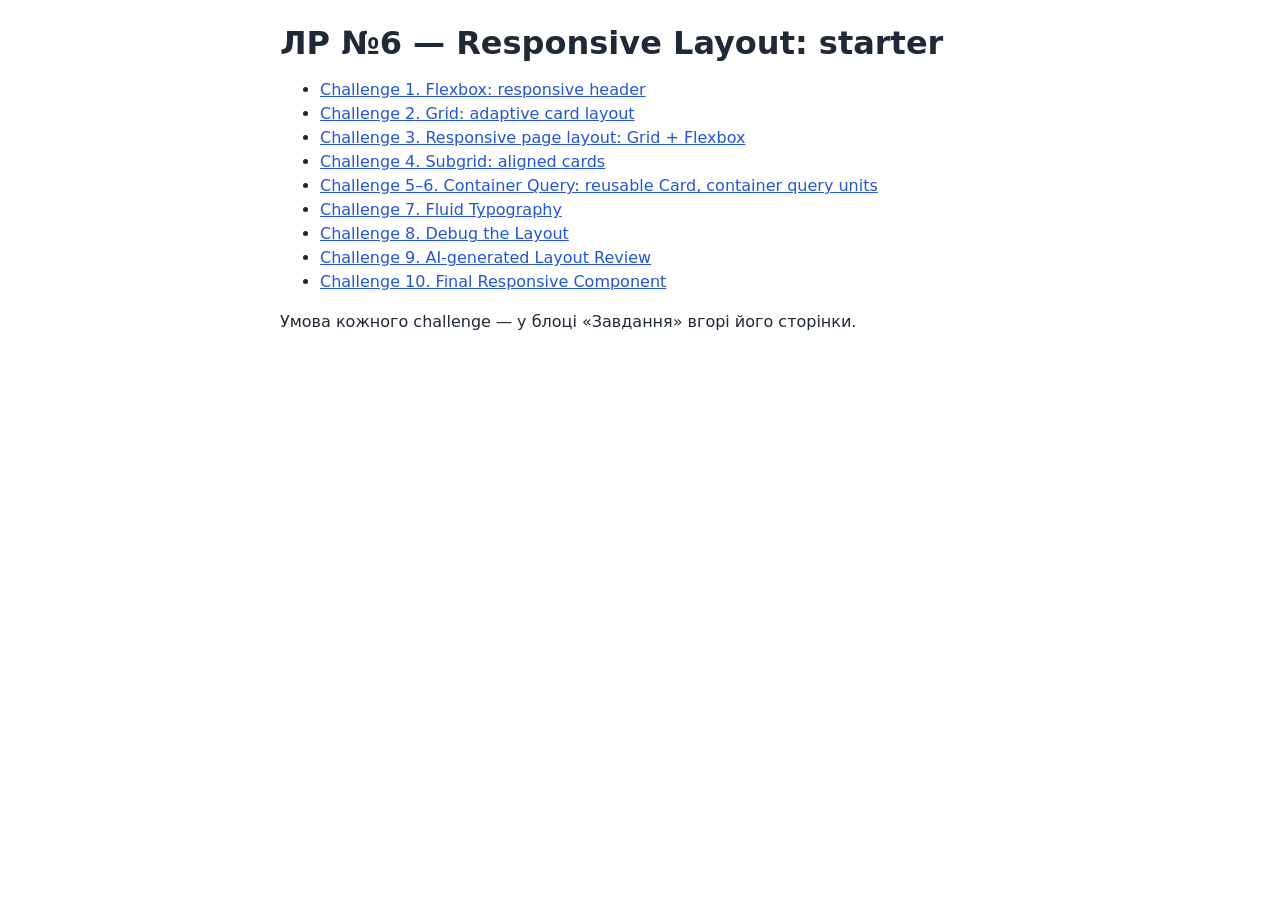
<file: index.html>
<!doctype html>
<html lang="uk">
<head>
  <meta charset="utf-8">
  <meta name="viewport" content="width=device-width, initial-scale=1">
  <title>ЛР №6 — starter</title>
  <link rel="stylesheet" href="base.css">
  <style>
    body { padding: 1.5rem; max-inline-size: 48rem; margin-inline: auto; }
  </style>
</head>
<body>
  <h1>ЛР №6 — Responsive Layout: starter</h1>
  <ul>
    <li><a href="challenge-01/index.html">Challenge 1. Flexbox: responsive header</a></li>
    <li><a href="challenge-02/index.html">Challenge 2. Grid: adaptive card layout</a></li>
    <li><a href="challenge-03/index.html">Challenge 3. Responsive page layout: Grid + Flexbox</a></li>
    <li><a href="challenge-04/index.html">Challenge 4. Subgrid: aligned cards</a></li>
    <li><a href="challenge-05/index.html">Challenge 5–6. Container Query: reusable Card, container query units</a></li>
    <li><a href="challenge-07/index.html">Challenge 7. Fluid Typography</a></li>
    <li><a href="challenge-08/index.html">Challenge 8. Debug the Layout</a></li>
    <li><a href="challenge-09/index.html">Challenge 9. AI-generated Layout Review</a></li>
    <li><a href="challenge-10/index.html">Challenge 10. Final Responsive Component</a></li>
  </ul>
  <div>
    
  </div>
  <p>Умова кожного challenge — у блоці «Завдання» вгорі його сторінки.</p>
</body>
</html>
</file>
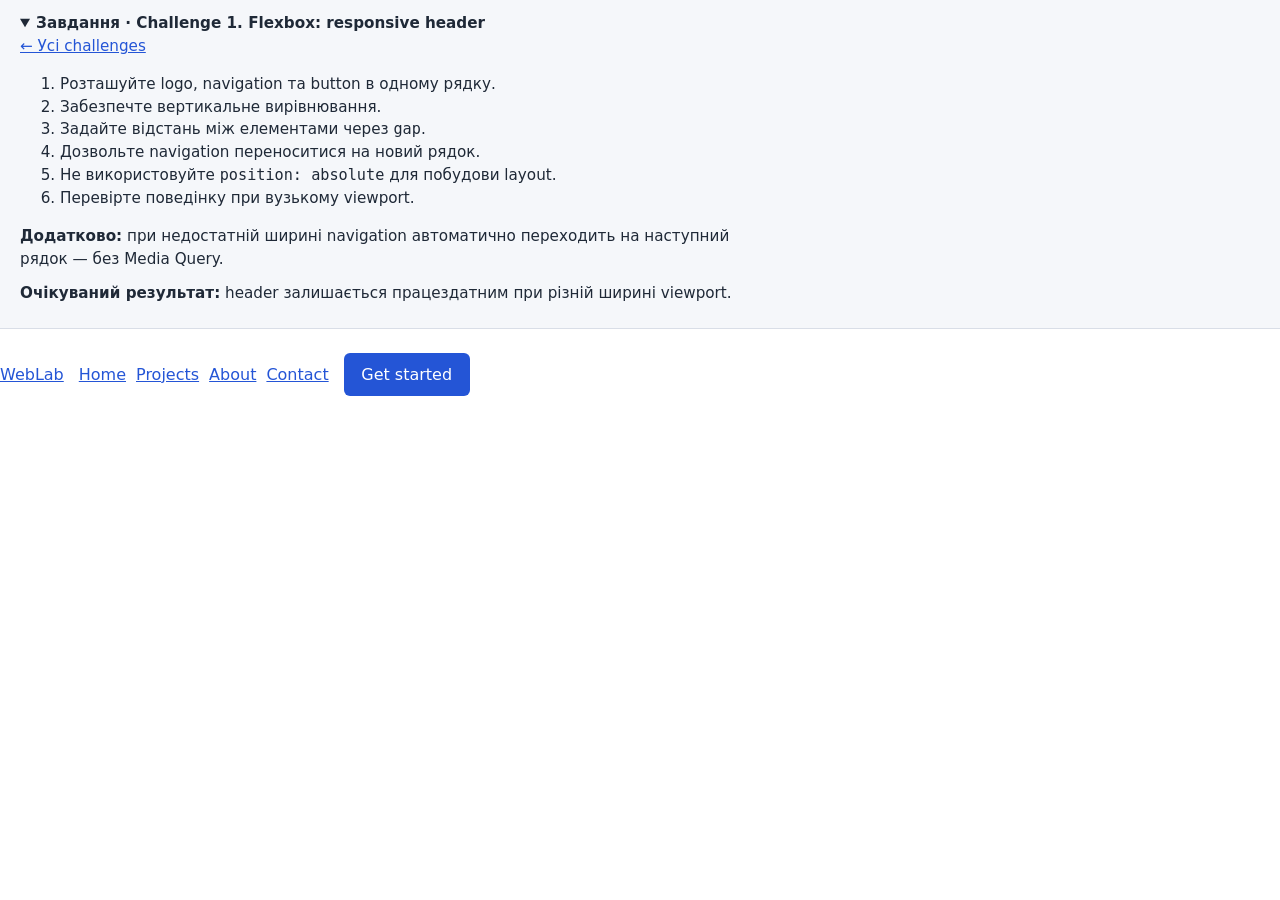
<file: challenge-01/index.html>
<!doctype html>
<html lang="en">
<head>
  <meta charset="utf-8">
  <meta name="viewport" content="width=device-width, initial-scale=1">
  <title>Challenge 1 — Flexbox header</title>
  <link rel="stylesheet" href="../base.css">
  <link rel="stylesheet" href="style.css">
</head>
<body>
<details class="task" lang="uk" open>
  <summary>Завдання · Challenge 1. Flexbox: responsive header</summary>
  <p class="task-back"><a href="../index.html">← Усі challenges</a></p>
  <ol>
    <li>Розташуйте logo, navigation та button в одному рядку.</li>
    <li>Забезпечте вертикальне вирівнювання.</li>
    <li>Задайте відстань між елементами через <code>gap</code>.</li>
    <li>Дозвольте navigation переноситися на новий рядок.</li>
    <li>Не використовуйте <code>position: absolute</code> для побудови layout.</li>
    <li>Перевірте поведінку при вузькому viewport.</li>
  </ol>
  <p><strong>Додатково:</strong> при недостатній ширині navigation автоматично
    переходить на наступний рядок — без Media Query.</p>
  <p><strong>Очікуваний результат:</strong> header залишається працездатним при
    різній ширині viewport.</p>
</details>

<header class="header">
  <a class="logo" href="#">WebLab</a>

  <nav class="navigation">
    <a href="#">Home</a>
    <a href="#">Projects</a>
    <a href="#">About</a>
    <a href="#">Contact</a>
  </nav>

  <button class="header-action">Get started</button>
</header>
</body>
</html>
</file>
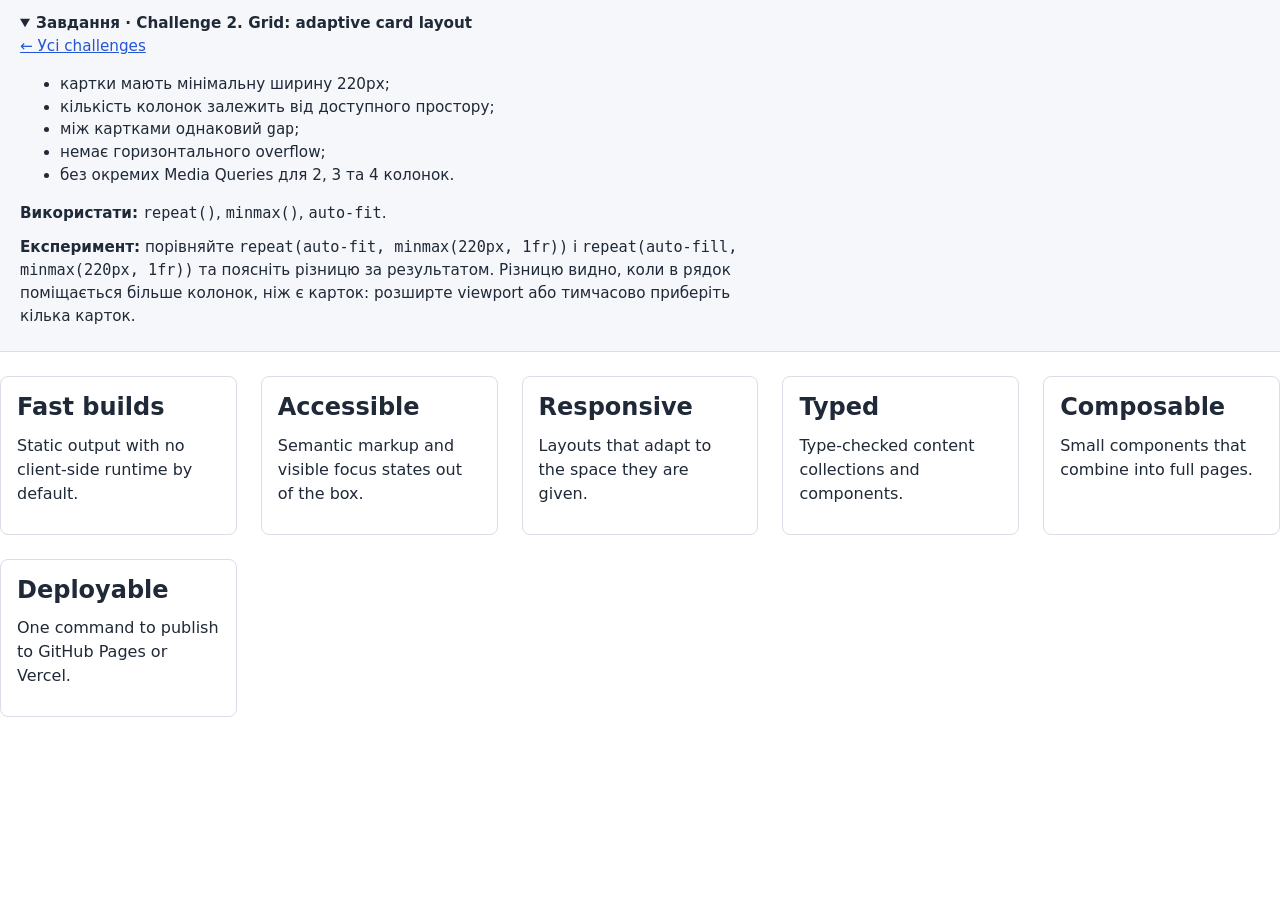
<file: challenge-02/index.html>
<!doctype html>
<html lang="en">
<head>
  <meta charset="utf-8">
  <meta name="viewport" content="width=device-width, initial-scale=1">
  <title>Challenge 2 — Grid cards</title>
  <link rel="stylesheet" href="../base.css">
  <link rel="stylesheet" href="style.css">
</head>
<body>
<details class="task" lang="uk" open>
  <summary>Завдання · Challenge 2. Grid: adaptive card layout</summary>
  <p class="task-back"><a href="../index.html">← Усі challenges</a></p>
  <ul>
    <li>картки мають мінімальну ширину 220px;</li>
    <li>кількість колонок залежить від доступного простору;</li>
    <li>між картками однаковий <code>gap</code>;</li>
    <li>немає горизонтального overflow;</li>
    <li>без окремих Media Queries для 2, 3 та 4 колонок.</li>
  </ul>
  <p><strong>Використати:</strong> <code>repeat()</code>, <code>minmax()</code>, <code>auto-fit</code>.</p>
  <p><strong>Експеримент:</strong> порівняйте <code>repeat(auto-fit, minmax(220px, 1fr))</code>
    і <code>repeat(auto-fill, minmax(220px, 1fr))</code> та поясніть різницю за
    результатом. Різницю видно, коли в рядок поміщається більше колонок, ніж є
    карток: розширте viewport або тимчасово приберіть кілька карток.</p>
</details>

<section class="features">
  <article class="feature-card">
    <h2>Fast builds</h2>
    <p>Static output with no client-side runtime by default.</p>
  </article>
  <article class="feature-card">
    <h2>Accessible</h2>
    <p>Semantic markup and visible focus states out of the box.</p>
  </article>
  <article class="feature-card">
    <h2>Responsive</h2>
    <p>Layouts that adapt to the space they are given.</p>
  </article>
  <article class="feature-card">
    <h2>Typed</h2>
    <p>Type-checked content collections and components.</p>
  </article>
  <article class="feature-card">
    <h2>Composable</h2>
    <p>Small components that combine into full pages.</p>
  </article>
  <article class="feature-card">
    <h2>Deployable</h2>
    <p>One command to publish to GitHub Pages or Vercel.</p>
  </article>
</section>
</body>
</html>
</file>
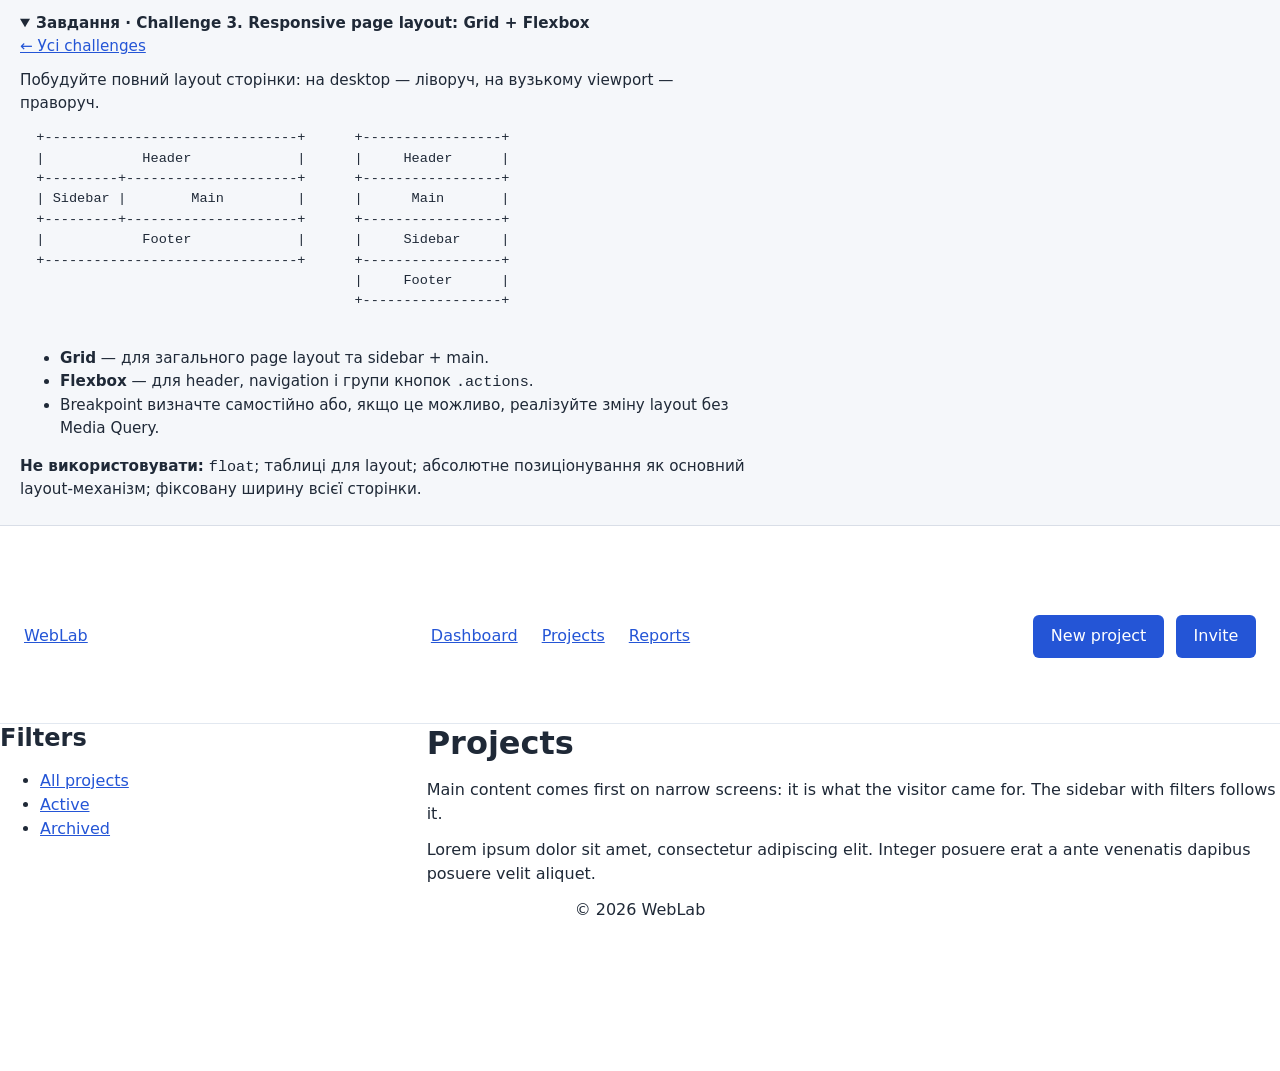
<file: challenge-03/index.html>
<!doctype html>
<html lang="en">
<head>
  <meta charset="utf-8">
  <meta name="viewport" content="width=device-width, initial-scale=1">
  <title>Challenge 3 — Page layout</title>
  <link rel="stylesheet" href="../base.css">
  <link rel="stylesheet" href="style.css">
</head>
<body>
<details class="task" lang="uk" open>
  <summary>Завдання · Challenge 3. Responsive page layout: Grid + Flexbox</summary>
  <p class="task-back"><a href="../index.html">← Усі challenges</a></p>
  <p>Побудуйте повний layout сторінки: на desktop — ліворуч, на вузькому viewport — праворуч.</p>
  <pre>
  +-------------------------------+      +-----------------+
  |            Header             |      |     Header      |
  +---------+---------------------+      +-----------------+
  | Sidebar |        Main         |      |      Main       |
  +---------+---------------------+      +-----------------+
  |            Footer             |      |     Sidebar     |
  +-------------------------------+      +-----------------+
                                         |     Footer      |
                                         +-----------------+
  </pre>
  <ul>
    <li><strong>Grid</strong> — для загального page layout та sidebar + main.</li>
    <li><strong>Flexbox</strong> — для header, navigation і групи кнопок <code>.actions</code>.</li>
    <li>Breakpoint визначте самостійно або, якщо це можливо, реалізуйте зміну
      layout без Media Query.</li>
  </ul>
  <p><strong>Не використовувати:</strong> <code>float</code>; таблиці для layout;
    абсолютне позиціонування як основний layout-механізм; фіксовану ширину всієї
    сторінки.</p>
</details>

<div class="page">
  <header class="site-header">
    <a class="logo" href="#">WebLab</a>
    <nav class="navigation">
      <a href="#">Dashboard</a>
      <a href="#">Projects</a>
      <a href="#">Reports</a>
    </nav>
    <div class="actions">
      <button>New project</button>
      <button>Invite</button>
    </div>
  </header>

  <aside class="sidebar">
    <h2>Filters</h2>
    <ul>
      <li><a href="#">All projects</a></li>
      <li><a href="#">Active</a></li>
      <li><a href="#">Archived</a></li>
    </ul>
  </aside>

  <main class="main">
    <h1>Projects</h1>
    <p>Main content comes first on narrow screens: it is what the visitor came for.
      The sidebar with filters follows it.</p>
    <p>Lorem ipsum dolor sit amet, consectetur adipiscing elit. Integer posuere erat
      a ante venenatis dapibus posuere velit aliquet.</p>
  </main>

  <footer class="site-footer">
    <p>&copy; 2026 WebLab</p>
  </footer>
</div>
</body>
</html>
</file>
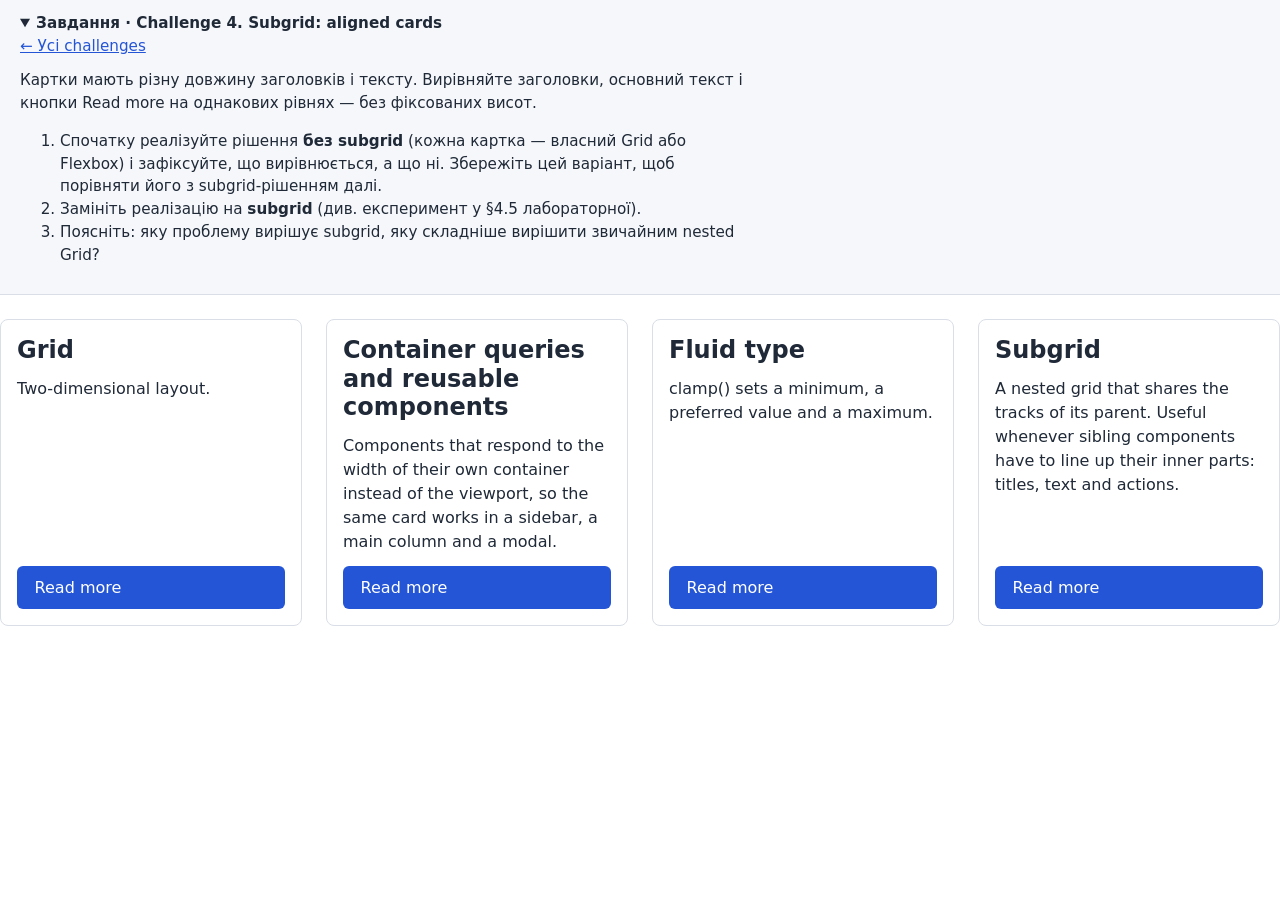
<file: challenge-04/index.html>
<!doctype html>
<html lang="en">
<head>
  <meta charset="utf-8">
  <meta name="viewport" content="width=device-width, initial-scale=1">
  <title>Challenge 4 — Subgrid cards</title>
  <link rel="stylesheet" href="../base.css">
  <link rel="stylesheet" href="style.css">
</head>
<body>
<details class="task" lang="uk" open>
  <summary>Завдання · Challenge 4. Subgrid: aligned cards</summary>
  <p class="task-back"><a href="../index.html">← Усі challenges</a></p>
  <p>Картки мають різну довжину заголовків і тексту. Вирівняйте заголовки,
    основний текст і кнопки Read more на однакових рівнях — без фіксованих висот.</p>
  <ol>
    <li>Спочатку реалізуйте рішення <strong>без subgrid</strong> (кожна картка — власний
      Grid або Flexbox) і зафіксуйте, що вирівнюється, а що ні. Збережіть цей
      варіант, щоб порівняти його з subgrid-рішенням далі.</li>
    <li>Замініть реалізацію на <strong>subgrid</strong> (див. експеримент у §4.5 лабораторної).</li>
    <li>Поясніть: яку проблему вирішує subgrid, яку складніше вирішити звичайним
      nested Grid?</li>
  </ol>
</details>

<section class="cards">
  <article class="card">
    <h2>Grid</h2>
    <p>Two-dimensional layout.</p>
    <a class="button" href="#">Read more</a>
  </article>
  <article class="card">
    <h2>Container queries and reusable components</h2>
    <p>Components that respond to the width of their own container instead of the viewport, so the same card works in a sidebar, a main column and a modal.</p>
    <a class="button" href="#">Read more</a>
  </article>
  <article class="card">
    <h2>Fluid type</h2>
    <p>clamp() sets a minimum, a preferred value and a maximum.</p>
    <a class="button" href="#">Read more</a>
  </article>
  <article class="card">
    <h2>Subgrid</h2>
    <p>A nested grid that shares the tracks of its parent. Useful whenever sibling components have to line up their inner parts: titles, text and actions.</p>
    <a class="button" href="#">Read more</a>
  </article>
</section>
</body>
</html>
</file>
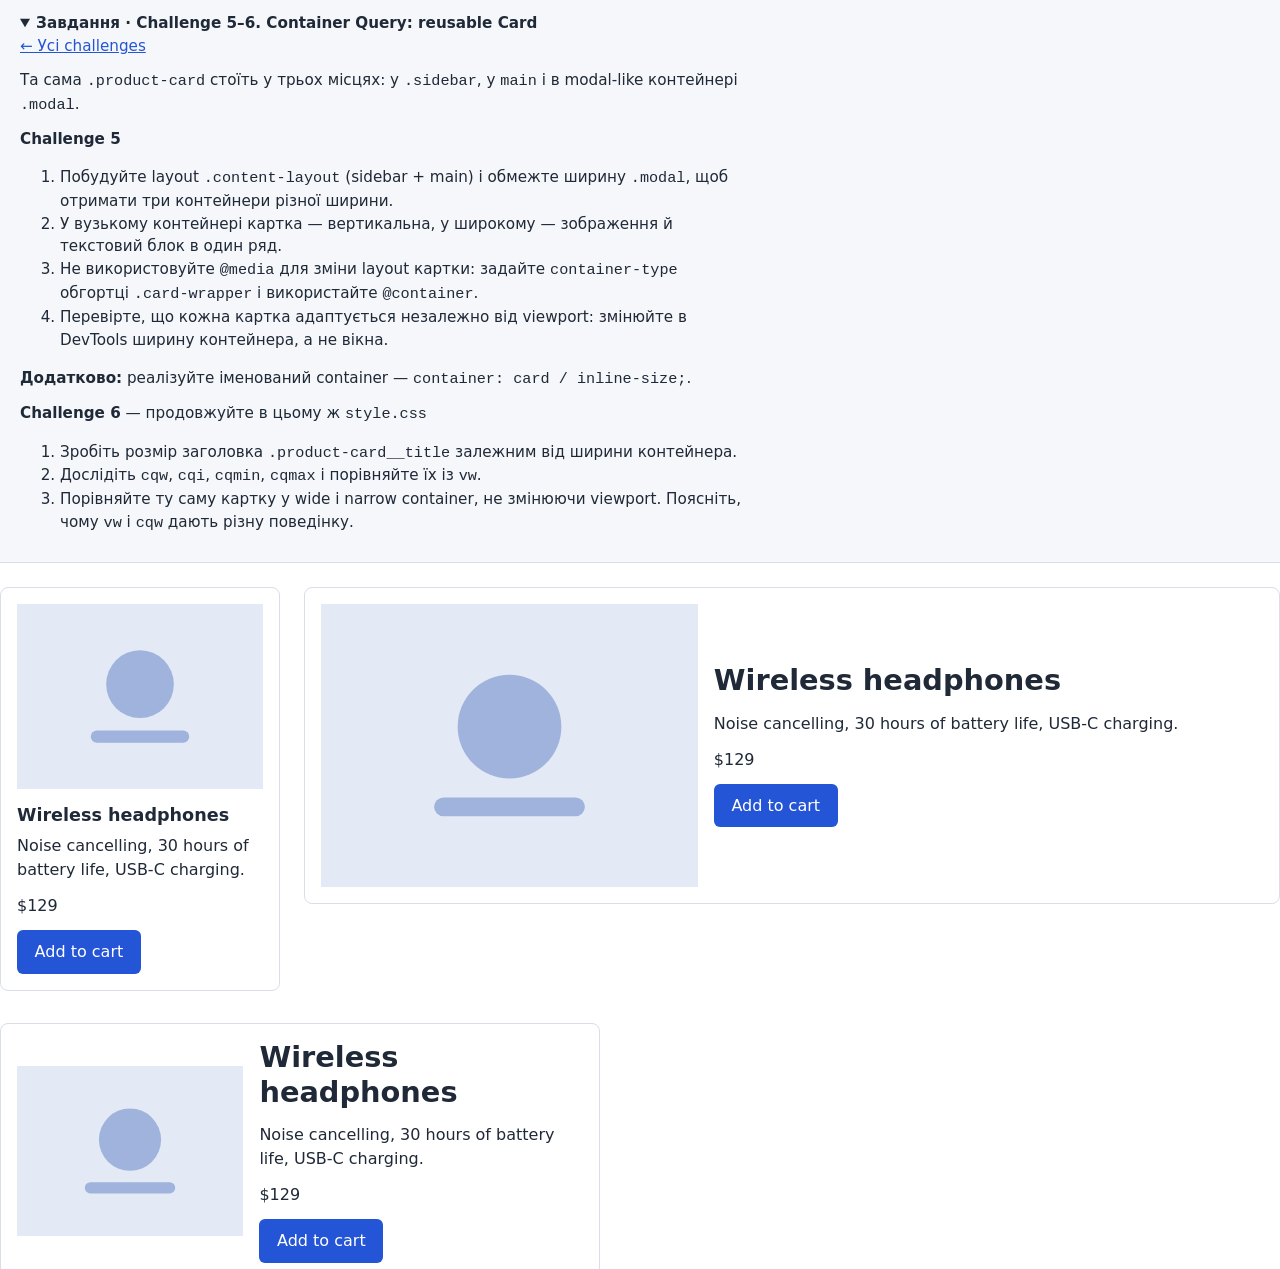
<file: challenge-05/index.html>
<!doctype html>
<html lang="en">
<head>
  <meta charset="utf-8">
  <meta name="viewport" content="width=device-width, initial-scale=1">
  <title>Challenge 5–6 — Container Query card</title>
  <link rel="stylesheet" href="../base.css">
  <link rel="stylesheet" href="style.css">
</head>
<body>
<details class="task" lang="uk" open>
  <summary>Завдання · Challenge 5–6. Container Query: reusable Card</summary>
  <p class="task-back"><a href="../index.html">← Усі challenges</a></p>
  <p>Та сама <code>.product-card</code> стоїть у трьох місцях: у <code>.sidebar</code>,
    у <code>main</code> і в modal-like контейнері <code>.modal</code>.</p>
  <p><strong>Challenge 5</strong></p>
  <ol>
    <li>Побудуйте layout <code>.content-layout</code> (sidebar + main) і обмежте ширину
      <code>.modal</code>, щоб отримати три контейнери різної ширини.</li>
    <li>У вузькому контейнері картка — вертикальна, у широкому — зображення й
      текстовий блок в один ряд.</li>
    <li>Не використовуйте <code>@media</code> для зміни layout картки: задайте
      <code>container-type</code> обгортці <code>.card-wrapper</code> і використайте
      <code>@container</code>.</li>
    <li>Перевірте, що кожна картка адаптується незалежно від viewport: змінюйте в
      DevTools ширину контейнера, а не вікна.</li>
  </ol>
  <p><strong>Додатково:</strong> реалізуйте іменований container —
    <code>container: card / inline-size;</code>.</p>
  <p><strong>Challenge 6</strong> — продовжуйте в цьому ж <code>style.css</code></p>
  <ol>
    <li>Зробіть розмір заголовка <code>.product-card__title</code> залежним від ширини
      контейнера.</li>
    <li>Дослідіть <code>cqw</code>, <code>cqi</code>, <code>cqmin</code>, <code>cqmax</code>
      і порівняйте їх із <code>vw</code>.</li>
    <li>Порівняйте ту саму картку у wide і narrow container, не змінюючи viewport.
      Поясніть, чому <code>vw</code> і <code>cqw</code> дають різну поведінку.</li>
  </ol>
</details>

<div class="content-layout">
  <aside class="sidebar">
    <div class="card-wrapper">
      <article class="product-card">
        <img src="../img/product.svg" alt="" width="320" height="240">
        <div class="product-card__body">
          <h2 class="product-card__title">Wireless headphones</h2>
          <p>Noise cancelling, 30 hours of battery life, USB-C charging.</p>
          <p class="product-card__price">$129</p>
          <button>Add to cart</button>
        </div>
      </article>
    </div>
  </aside>

  <main>
    <div class="card-wrapper">
      <article class="product-card">
        <img src="../img/product.svg" alt="" width="320" height="240">
        <div class="product-card__body">
          <h2 class="product-card__title">Wireless headphones</h2>
          <p>Noise cancelling, 30 hours of battery life, USB-C charging.</p>
          <p class="product-card__price">$129</p>
          <button>Add to cart</button>
        </div>
      </article>
    </div>
  </main>
</div>

<!-- Modal-like container: третє місце для тієї самої картки. -->
<div class="modal">
  <div class="card-wrapper">
    <article class="product-card">
      <img src="../img/product.svg" alt="" width="320" height="240">
      <div class="product-card__body">
        <h2 class="product-card__title">Wireless headphones</h2>
        <p>Noise cancelling, 30 hours of battery life, USB-C charging.</p>
        <p class="product-card__price">$129</p>
        <button>Add to cart</button>
      </div>
    </article>
  </div>
</div>
</body>
</html>
</file>
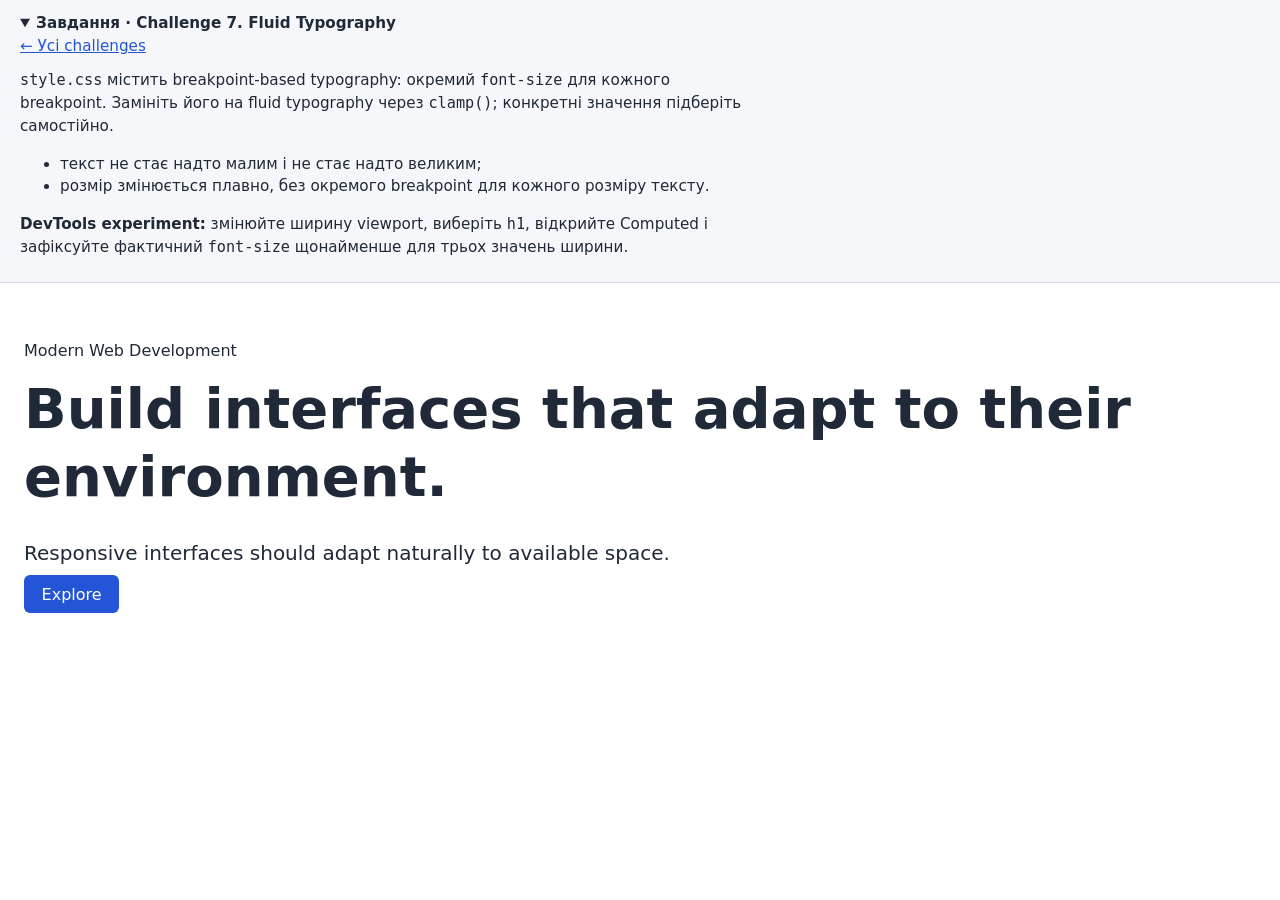
<file: challenge-07/index.html>
<!doctype html>
<html lang="en">
<head>
  <meta charset="utf-8">
  <meta name="viewport" content="width=device-width, initial-scale=1">
  <title>Challenge 7 — Fluid Typography</title>
  <link rel="stylesheet" href="../base.css">
  <link rel="stylesheet" href="style.css">
</head>
<body>
<details class="task" lang="uk" open>
  <summary>Завдання · Challenge 7. Fluid Typography</summary>
  <p class="task-back"><a href="../index.html">← Усі challenges</a></p>
  <p><code>style.css</code> містить breakpoint-based typography: окремий
    <code>font-size</code> для кожного breakpoint. Замініть його на fluid typography
    через <code>clamp()</code>; конкретні значення підберіть самостійно.</p>
  <ul>
    <li>текст не стає надто малим і не стає надто великим;</li>
    <li>розмір змінюється плавно, без окремого breakpoint для кожного розміру тексту.</li>
  </ul>
  <p><strong>DevTools experiment:</strong> змінюйте ширину viewport, виберіть
    <code>h1</code>, відкрийте Computed і зафіксуйте фактичний <code>font-size</code>
    щонайменше для трьох значень ширини.</p>
</details>

<section class="hero">
  <p class="eyebrow">Modern Web Development</p>
  <h1>Build interfaces that adapt to their environment.</h1>
  <p class="hero-text">
    Responsive interfaces should adapt naturally to available space.
  </p>
  <a class="button" href="#">Explore</a>
</section>
</body>
</html>
</file>
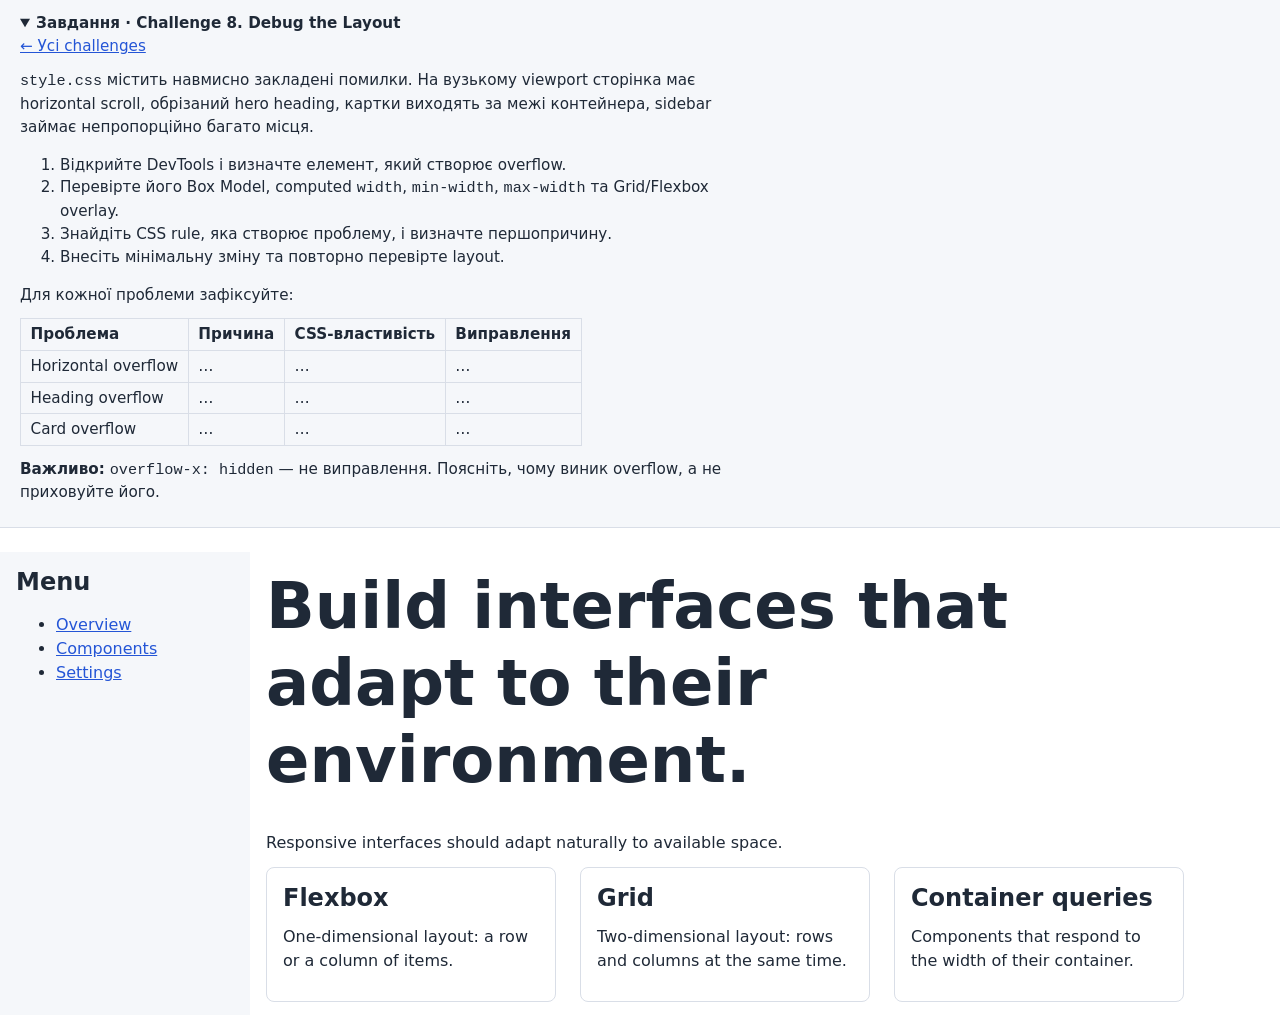
<file: challenge-08/index.html>
<!doctype html>
<html lang="en">
<head>
  <meta charset="utf-8">
  <meta name="viewport" content="width=device-width, initial-scale=1">
  <title>Challenge 8 — Debug the Layout</title>
  <link rel="stylesheet" href="../base.css">
  <link rel="stylesheet" href="style.css">
</head>
<body>
<details class="task" lang="uk" open>
  <summary>Завдання · Challenge 8. Debug the Layout</summary>
  <p class="task-back"><a href="../index.html">← Усі challenges</a></p>
  <p><code>style.css</code> містить навмисно закладені помилки. На вузькому viewport
    сторінка має horizontal scroll, обрізаний hero heading, картки виходять за межі
    контейнера, sidebar займає непропорційно багато місця.</p>
  <ol>
    <li>Відкрийте DevTools і визначте елемент, який створює overflow.</li>
    <li>Перевірте його Box Model, computed <code>width</code>, <code>min-width</code>,
      <code>max-width</code> та Grid/Flexbox overlay.</li>
    <li>Знайдіть CSS rule, яка створює проблему, і визначте першопричину.</li>
    <li>Внесіть мінімальну зміну та повторно перевірте layout.</li>
  </ol>
  <p>Для кожної проблеми зафіксуйте:</p>
  <table>
    <tr><th>Проблема</th><th>Причина</th><th>CSS-властивість</th><th>Виправлення</th></tr>
    <tr><td>Horizontal overflow</td><td>…</td><td>…</td><td>…</td></tr>
    <tr><td>Heading overflow</td><td>…</td><td>…</td><td>…</td></tr>
    <tr><td>Card overflow</td><td>…</td><td>…</td><td>…</td></tr>
  </table>
  <p><strong>Важливо:</strong> <code>overflow-x: hidden</code> — не виправлення.
    Поясніть, чому виник overflow, а не приховуйте його.</p>
</details>

<div class="page">
  <aside class="sidebar">
    <h2>Menu</h2>
    <ul>
      <li><a href="#">Overview</a></li>
      <li><a href="#">Components</a></li>
      <li><a href="#">Settings</a></li>
    </ul>
  </aside>

  <main class="main">
    <section class="hero">
      <h1>Build interfaces that adapt to their environment.</h1>
      <p>Responsive interfaces should adapt naturally to available space.</p>
    </section>

    <section class="cards">
      <article class="card">
        <h2>Flexbox</h2>
        <p>One-dimensional layout: a row or a column of items.</p>
      </article>
      <article class="card">
        <h2>Grid</h2>
        <p>Two-dimensional layout: rows and columns at the same time.</p>
      </article>
      <article class="card">
        <h2>Container queries</h2>
        <p>Components that respond to the width of their container.</p>
      </article>
    </section>
  </main>
</div>
</body>
</html>
</file>
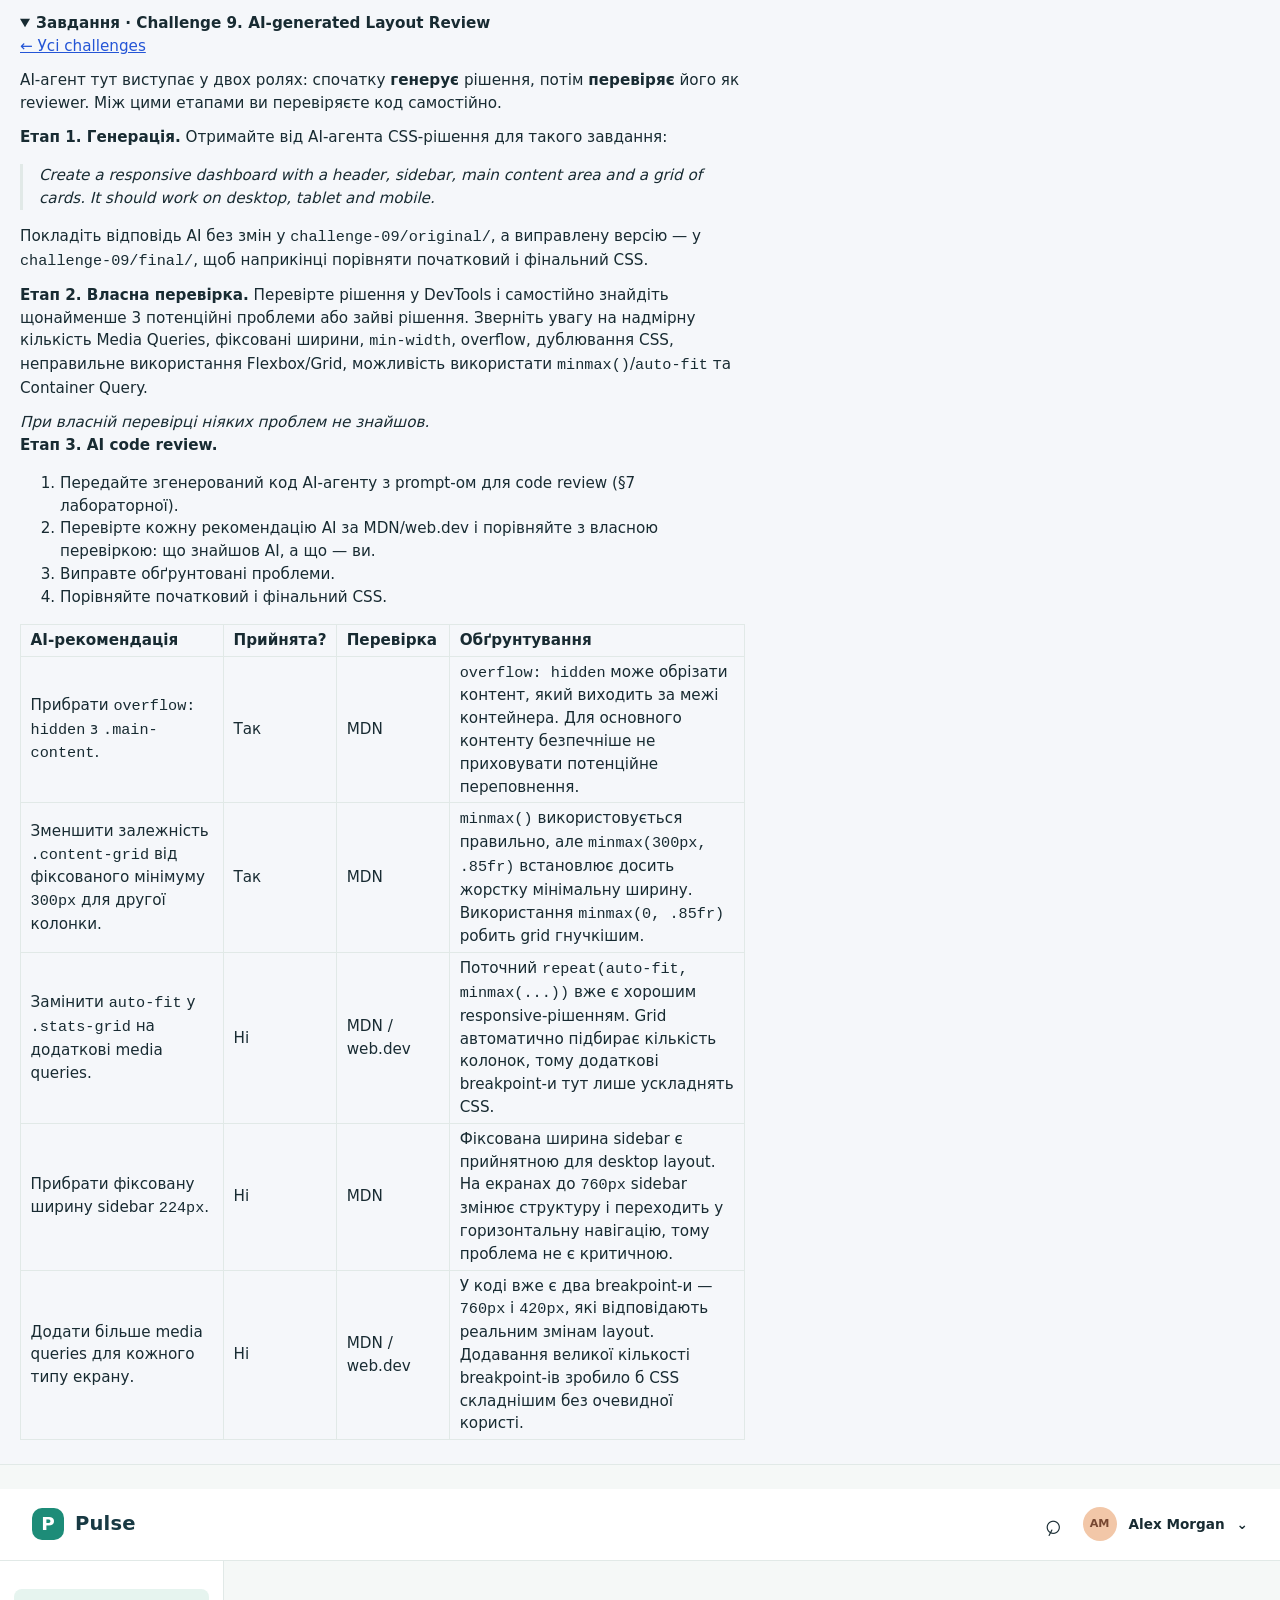
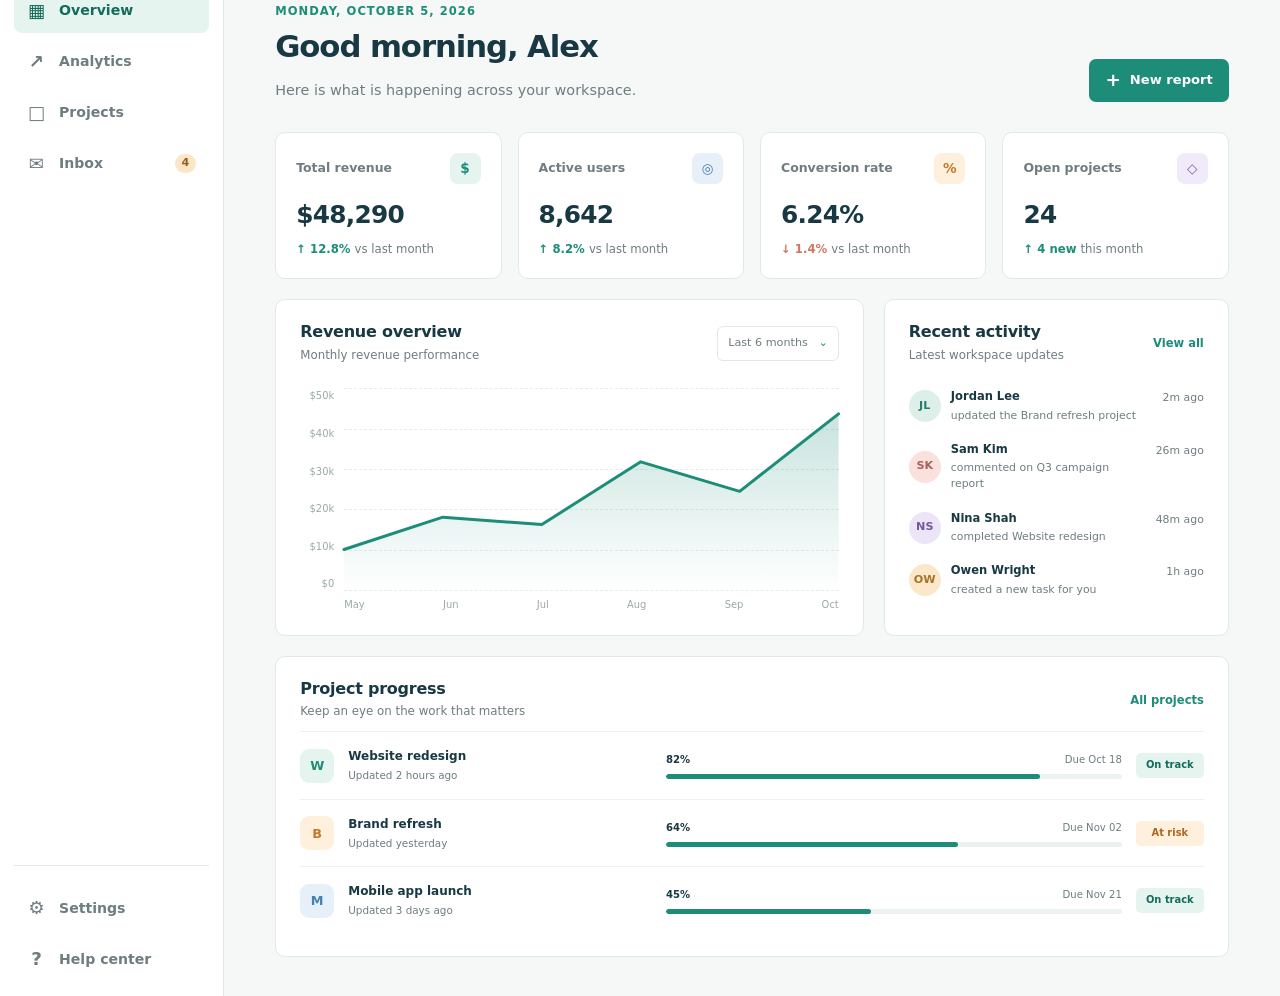
<file: challenge-09/index.html>
<!doctype html>
<html lang="uk">
<head>
  <meta charset="utf-8">
  <meta name="viewport" content="width=device-width, initial-scale=1">
  <title>Challenge 9 — AI-generated Layout Review</title>
  <link rel="stylesheet" href="../base.css">
  <link rel="stylesheet" href="final.css">
</head>
<body>
  <details class="task" lang="uk" open>
  <summary>Завдання · Challenge 9. AI-generated Layout Review</summary>
  <p class="task-back"><a href="../index.html">← Усі challenges</a></p>
  <p>AI-агент тут виступає у двох ролях: спочатку <strong>генерує</strong>
    рішення, потім <strong>перевіряє</strong> його як reviewer. Між цими етапами
    ви перевіряєте код самостійно.</p>
  <p><strong>Етап 1. Генерація.</strong> Отримайте від AI-агента CSS-рішення для
    такого завдання:</p>
  <blockquote lang="en">Create a responsive dashboard with a header, sidebar, main content
    area and a grid of cards. It should work on desktop, tablet and mobile.</blockquote>
  <p>Покладіть відповідь AI без змін у <code>challenge-09/original/</code>, а
    виправлену версію — у <code>challenge-09/final/</code>, щоб наприкінці
    порівняти початковий і фінальний CSS.</p>
  <p><strong>Етап 2. Власна перевірка.</strong> Перевірте рішення у DevTools і
    самостійно знайдіть щонайменше 3 потенційні проблеми або зайві рішення.
    Зверніть увагу на надмірну кількість Media Queries, фіксовані ширини,
    <code>min-width</code>, overflow, дублювання CSS, неправильне використання
    Flexbox/Grid, можливість використати <code>minmax()</code>/<code>auto-fit</code>
    та Container Query.</p>
  <i>При власній перевірці ніяких проблем не знайшов.</i>
  <p><strong>Етап 3. AI code review.</strong></p>
  <ol>
    <li>Передайте згенерований код AI-агенту з prompt-ом для code review (§7
      лабораторної).</li>
    <li>Перевірте кожну рекомендацію AI за MDN/web.dev і порівняйте з власною
      перевіркою: що знайшов AI, а що — ви.</li>
    <li>Виправте обґрунтовані проблеми.</li>
    <li>Порівняйте початковий і фінальний CSS.</li>
  </ol>
  <table>
  <tr>
    <th>AI-рекомендація</th>
    <th>Прийнята?</th>
    <th>Перевірка</th>
    <th>Обґрунтування</th>
  </tr>

  <tr>
    <td>Прибрати <code>overflow: hidden</code> з <code>.main-content</code>.</td>
    <td>Так</td>
    <td>MDN</td>
    <td>
      <code>overflow: hidden</code> може обрізати контент, який виходить
      за межі контейнера. Для основного контенту безпечніше не приховувати
      потенційне переповнення.
    </td>
  </tr>

  <tr>
    <td>Зменшити залежність <code>.content-grid</code> від фіксованого
      мінімуму <code>300px</code> для другої колонки.</td>
    <td>Так</td>
    <td>MDN</td>
    <td>
      <code>minmax()</code> використовується правильно, але
      <code>minmax(300px, .85fr)</code> встановлює досить жорстку
      мінімальну ширину. Використання <code>minmax(0, .85fr)</code>
      робить grid гнучкішим.
    </td>
  </tr>

  <tr>
    <td>Замінити <code>auto-fit</code> у <code>.stats-grid</code>
      на додаткові media queries.</td>
    <td>Ні</td>
    <td>MDN / web.dev</td>
    <td>
      Поточний <code>repeat(auto-fit, minmax(...))</code> вже є хорошим
      responsive-рішенням. Grid автоматично підбирає кількість колонок,
      тому додаткові breakpoint-и тут лише ускладнять CSS.
    </td>
  </tr>

  <tr>
    <td>Прибрати фіксовану ширину sidebar <code>224px</code>.</td>
    <td>Ні</td>
    <td>MDN</td>
    <td>
      Фіксована ширина sidebar є прийнятною для desktop layout.
      На екранах до <code>760px</code> sidebar змінює структуру і
      переходить у горизонтальну навігацію, тому проблема не є критичною.
    </td>
  </tr>

  <tr>
    <td>Додати більше media queries для кожного типу екрану.</td>
    <td>Ні</td>
    <td>MDN / web.dev</td>
    <td>
      У коді вже є два breakpoint-и — <code>760px</code> і
      <code>420px</code>, які відповідають реальним змінам layout.
      Додавання великої кількості breakpoint-ів зробило б CSS
      складнішим без очевидної користі.
    </td>
  </tr>
</table>
</details>
<div class="dashboard">
  <header class="topbar"><a class="brand" href="index.html" aria-label="Pulse dashboard home"><span class="brand-mark">P</span><span>Pulse</span></a><div class="topbar-actions"><button class="icon-button" type="button" aria-label="Search">⌕</button><button class="profile" type="button"><span class="avatar">AM</span><span class="profile-name">Alex Morgan</span><span aria-hidden="true">⌄</span></button></div></header>
  <aside class="sidebar" aria-label="Primary navigation"><nav><a class="nav-link active" href="#overview"><span aria-hidden="true">▦</span>Overview</a><a class="nav-link" href="#analytics"><span aria-hidden="true">↗</span>Analytics</a><a class="nav-link" href="#projects"><span aria-hidden="true">□</span>Projects</a><a class="nav-link" href="#inbox"><span aria-hidden="true">✉</span>Inbox <span class="nav-count">4</span></a></nav><div class="sidebar-bottom"><a class="nav-link" href="#settings"><span aria-hidden="true">⚙</span>Settings</a><a class="nav-link" href="#help"><span aria-hidden="true">?</span>Help center</a></div></aside>
  <main class="main-content" id="overview">
    <div class="page-heading"><div><p class="eyebrow">Monday, October 5, 2026</p><h1>Good morning, Alex</h1><p class="heading-copy">Here is what is happening across your workspace.</p></div><button class="primary-button" type="button"><span aria-hidden="true">+</span> New report</button></div>
    <section class="stats-grid" aria-label="Key metrics"><article class="metric-card"><div class="metric-top"><span class="metric-label">Total revenue</span><span class="metric-icon green">$</span></div><strong class="metric-value">$48,290</strong><p class="trend positive"><span aria-hidden="true">↑</span> 12.8% <span class="trend-note">vs last month</span></p></article><article class="metric-card"><div class="metric-top"><span class="metric-label">Active users</span><span class="metric-icon blue">◎</span></div><strong class="metric-value">8,642</strong><p class="trend positive"><span aria-hidden="true">↑</span> 8.2% <span class="trend-note">vs last month</span></p></article><article class="metric-card"><div class="metric-top"><span class="metric-label">Conversion rate</span><span class="metric-icon orange">%</span></div><strong class="metric-value">6.24%</strong><p class="trend negative"><span aria-hidden="true">↓</span> 1.4% <span class="trend-note">vs last month</span></p></article><article class="metric-card"><div class="metric-top"><span class="metric-label">Open projects</span><span class="metric-icon purple">◇</span></div><strong class="metric-value">24</strong><p class="trend positive"><span aria-hidden="true">↑</span> 4 new <span class="trend-note">this month</span></p></article></section>
    <section class="content-grid" aria-label="Dashboard details"><article class="panel chart-panel" id="analytics"><div class="panel-heading"><div><h2>Revenue overview</h2><p>Monthly revenue performance</p></div><button class="select-button" type="button">Last 6 months <span aria-hidden="true">⌄</span></button></div><div class="chart" role="img" aria-label="Revenue rises from May to October with a small dip in September"><div class="chart-y-axis"><span>$50k</span><span>$40k</span><span>$30k</span><span>$20k</span><span>$10k</span><span>$0</span></div><div class="chart-area"><div class="grid-lines"><i></i><i></i><i></i><i></i><i></i><i></i></div><svg viewBox="0 0 600 220" preserveAspectRatio="none" aria-hidden="true"><defs><linearGradient id="area" x1="0" x2="0" y1="0" y2="1"><stop offset="0" stop-color="#1d8c78" stop-opacity=".24"/><stop offset="1" stop-color="#1d8c78" stop-opacity="0"/></linearGradient></defs><path class="chart-fill" d="M0 175 L120 140 L240 148 L360 80 L480 112 L600 28 L600 220 L0 220Z"/><path class="chart-line" d="M0 175 L120 140 L240 148 L360 80 L480 112 L600 28"/></svg><div class="chart-labels"><span>May</span><span>Jun</span><span>Jul</span><span>Aug</span><span>Sep</span><span>Oct</span></div></div></div></article><article class="panel activity-panel" id="inbox"><div class="panel-heading"><div><h2>Recent activity</h2><p>Latest workspace updates</p></div><a class="text-link" href="#activity">View all</a></div><ul class="activity-list"><li><span class="activity-avatar teal">JL</span><div><strong>Jordan Lee</strong><p>updated the Brand refresh project</p></div><time datetime="2026-10-05T09:42">2m ago</time></li><li><span class="activity-avatar coral">SK</span><div><strong>Sam Kim</strong><p>commented on Q3 campaign report</p></div><time datetime="2026-10-05T09:18">26m ago</time></li><li><span class="activity-avatar violet">NS</span><div><strong>Nina Shah</strong><p>completed Website redesign</p></div><time datetime="2026-10-05T08:56">48m ago</time></li><li><span class="activity-avatar amber">OW</span><div><strong>Owen Wright</strong><p>created a new task for you</p></div><time datetime="2026-10-05T08:22">1h ago</time></li></ul></article></section>
    <section class="panel projects-panel" id="projects"><div class="panel-heading"><div><h2>Project progress</h2><p>Keep an eye on the work that matters</p></div><a class="text-link" href="#projects">All projects</a></div><div class="project-list"><div class="project-row"><span class="project-symbol teal">W</span><div class="project-info"><strong>Website redesign</strong><span>Updated 2 hours ago</span></div><div class="progress-wrap"><div class="progress-label"><span>82%</span><span>Due Oct 18</span></div><div class="progress"><i style="width: 82%"></i></div></div><span class="status on-track">On track</span></div><div class="project-row"><span class="project-symbol orange">B</span><div class="project-info"><strong>Brand refresh</strong><span>Updated yesterday</span></div><div class="progress-wrap"><div class="progress-label"><span>64%</span><span>Due Nov 02</span></div><div class="progress"><i style="width: 64%"></i></div></div><span class="status at-risk">At risk</span></div><div class="project-row"><span class="project-symbol blue">M</span><div class="project-info"><strong>Mobile app launch</strong><span>Updated 3 days ago</span></div><div class="progress-wrap"><div class="progress-label"><span>45%</span><span>Due Nov 21</span></div><div class="progress"><i style="width: 45%"></i></div></div><span class="status on-track">On track</span></div></div></section>
  </main>
</div>
<template hidden>
<html lang="uk">
<head>
  <meta charset="utf-8">
  <meta name="viewport" content="width=device-width, initial-scale=1">
  <title>Overview Dashboard</title>
  <link rel="stylesheet" href="../base.css">
  <link rel="stylesheet" href="style.css">
</head>
<body>
<div class="dashboard">
  <header class="topbar">
    <a class="brand" href="index.html" aria-label="Pulse dashboard home">
      <span class="brand-mark">P</span>
      <span>Pulse</span>
    </a>
    <div class="topbar-actions">
      <button class="icon-button" type="button" aria-label="Search">⌕</button>
      <button class="profile" type="button">
        <span class="avatar">AM</span>
        <span class="profile-name">Alex Morgan</span>
        <span aria-hidden="true">⌄</span>
      </button>
    </div>
  </header>

  <aside class="sidebar" aria-label="Primary navigation">
    <nav>
      <a class="nav-link active" href="#overview"><span aria-hidden="true">▦</span>Overview</a>
      <a class="nav-link" href="#analytics"><span aria-hidden="true">↗</span>Analytics</a>
      <a class="nav-link" href="#projects"><span aria-hidden="true">□</span>Projects</a>
      <a class="nav-link" href="#inbox"><span aria-hidden="true">✉</span>Inbox <span class="nav-count">4</span></a>
    </nav>
    <div class="sidebar-bottom">
      <a class="nav-link" href="#settings"><span aria-hidden="true">⚙</span>Settings</a>
      <a class="nav-link" href="#help"><span aria-hidden="true">?</span>Help center</a>
    </div>
  </aside>

  <main class="main-content" id="overview">
    <div class="page-heading">
      <div>
        <p class="eyebrow">Monday, October 5, 2026</p>
        <h1>Good morning, Alex</h1>
        <p class="heading-copy">Here is what is happening across your workspace.</p>
      </div>
      <button class="primary-button" type="button"><span aria-hidden="true">+</span> New report</button>
    </div>

    <section class="stats-grid" aria-label="Key metrics">
      <article class="metric-card">
        <div class="metric-top"><span class="metric-label">Total revenue</span><span class="metric-icon green">$</span></div>
        <strong class="metric-value">$48,290</strong>
        <p class="trend positive"><span aria-hidden="true">↑</span> 12.8% <span class="trend-note">vs last month</span></p>
      </article>
      <article class="metric-card">
        <div class="metric-top"><span class="metric-label">Active users</span><span class="metric-icon blue">◎</span></div>
        <strong class="metric-value">8,642</strong>
        <p class="trend positive"><span aria-hidden="true">↑</span> 8.2% <span class="trend-note">vs last month</span></p>
      </article>
      <article class="metric-card">
        <div class="metric-top"><span class="metric-label">Conversion rate</span><span class="metric-icon orange">%</span></div>
        <strong class="metric-value">6.24%</strong>
        <p class="trend negative"><span aria-hidden="true">↓</span> 1.4% <span class="trend-note">vs last month</span></p>
      </article>
      <article class="metric-card">
        <div class="metric-top"><span class="metric-label">Open projects</span><span class="metric-icon purple">◇</span></div>
        <strong class="metric-value">24</strong>
        <p class="trend positive"><span aria-hidden="true">↑</span> 4 new <span class="trend-note">this month</span></p>
      </article>
    </section>

    <section class="content-grid" aria-label="Dashboard details">
      <article class="panel chart-panel" id="analytics">
        <div class="panel-heading"><div><h2>Revenue overview</h2><p>Monthly revenue performance</p></div><button class="select-button" type="button">Last 6 months <span aria-hidden="true">⌄</span></button></div>
        <div class="chart" role="img" aria-label="Revenue rises from January to June with a small dip in May"><div class="chart-y-axis"><span>$50k</span><span>$40k</span><span>$30k</span><span>$20k</span><span>$10k</span><span>$0</span></div><div class="chart-area"><div class="grid-lines"><i></i><i></i><i></i><i></i><i></i><i></i></div><svg viewBox="0 0 600 220" preserveAspectRatio="none" aria-hidden="true"><defs><linearGradient id="area" x1="0" x2="0" y1="0" y2="1"><stop offset="0" stop-color="#1d8c78" stop-opacity=".24"/><stop offset="1" stop-color="#1d8c78" stop-opacity="0"/></linearGradient></defs><path class="chart-fill" d="M0 175 L120 140 L240 148 L360 80 L480 112 L600 28 L600 220 L0 220Z"/><path class="chart-line" d="M0 175 L120 140 L240 148 L360 80 L480 112 L600 28"/></svg><div class="chart-labels"><span>May</span><span>Jun</span><span>Jul</span><span>Aug</span><span>Sep</span><span>Oct</span></div></div></div>
      </article>

      <article class="panel activity-panel" id="inbox">
        <div class="panel-heading"><div><h2>Recent activity</h2><p>Latest workspace updates</p></div><a class="text-link" href="#activity">View all</a></div>
        <ul class="activity-list">
          <li><span class="activity-avatar teal">JL</span><div><strong>Jordan Lee</strong><p>updated the Brand refresh project</p></div><time datetime="2026-10-05T09:42">2m ago</time></li>
          <li><span class="activity-avatar coral">SK</span><div><strong>Sam Kim</strong><p>commented on Q3 campaign report</p></div><time datetime="2026-10-05T09:18">26m ago</time></li>
          <li><span class="activity-avatar violet">NS</span><div><strong>Nina Shah</strong><p>completed Website redesign</p></div><time datetime="2026-10-05T08:56">48m ago</time></li>
          <li><span class="activity-avatar amber">OW</span><div><strong>Owen Wright</strong><p>created a new task for you</p></div><time datetime="2026-10-05T08:22">1h ago</time></li>
        </ul>
      </article>
    </section>

    <section class="panel projects-panel" id="projects">
      <div class="panel-heading"><div><h2>Project progress</h2><p>Keep an eye on the work that matters</p></div><a class="text-link" href="#projects">All projects</a></div>
      <div class="project-list">
        <div class="project-row"><span class="project-symbol teal">W</span><div class="project-info"><strong>Website redesign</strong><span>Updated 2 hours ago</span></div><div class="progress-wrap"><div class="progress-label"><span>82%</span><span>Due Oct 18</span></div><div class="progress"><i style="width: 82%"></i></div></div><span class="status on-track">On track</span></div>
        <div class="project-row"><span class="project-symbol orange">B</span><div class="project-info"><strong>Brand refresh</strong><span>Updated yesterday</span></div><div class="progress-wrap"><div class="progress-label"><span>64%</span><span>Due Nov 02</span></div><div class="progress"><i style="width: 64%"></i></div></div><span class="status at-risk">At risk</span></div>
        <div class="project-row"><span class="project-symbol blue">M</span><div class="project-info"><strong>Mobile app launch</strong><span>Updated 3 days ago</span></div><div class="progress-wrap"><div class="progress-label"><span>45%</span><span>Due Nov 21</span></div><div class="progress"><i style="width: 45%"></i></div></div><span class="status on-track">On track</span></div>
      </div>
    </section>
  </main>
</div>
</body>
</html>
</template>
</file>
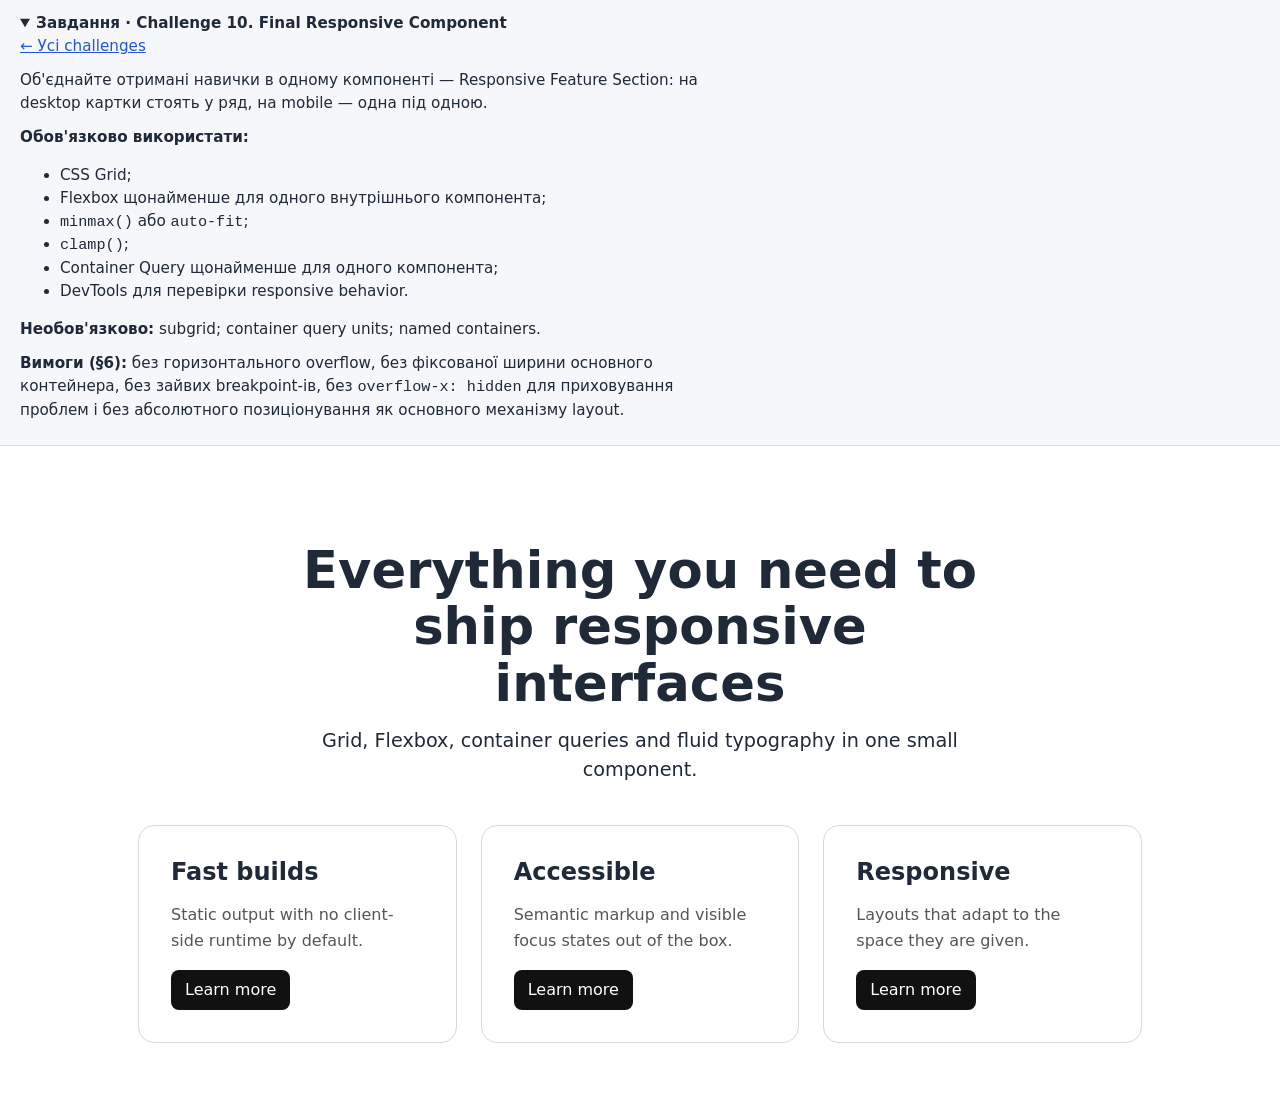
<file: challenge-10/index.html>
<!doctype html>
<html lang="en">
<head>
  <meta charset="utf-8">
  <meta name="viewport" content="width=device-width, initial-scale=1">
  <title>Challenge 10 — Responsive Feature Section</title>
  <link rel="stylesheet" href="../base.css">
  <link rel="stylesheet" href="style.css">
</head>
<body>
<details class="task" lang="uk" open>
  <summary>Завдання · Challenge 10. Final Responsive Component</summary>
  <p class="task-back"><a href="../index.html">← Усі challenges</a></p>
  <p>Об'єднайте отримані навички в одному компоненті — Responsive Feature Section:
    на desktop картки стоять у ряд, на mobile — одна під одною.</p>
  <p><strong>Обов'язково використати:</strong></p>
  <ul>
    <li>CSS Grid;</li>
    <li>Flexbox щонайменше для одного внутрішнього компонента;</li>
    <li><code>minmax()</code> або <code>auto-fit</code>;</li>
    <li><code>clamp()</code>;</li>
    <li>Container Query щонайменше для одного компонента;</li>
    <li>DevTools для перевірки responsive behavior.</li>
  </ul>
  <p><strong>Необов'язково:</strong> subgrid; container query units; named containers.</p>
  <p><strong>Вимоги (§6):</strong> без горизонтального overflow, без фіксованої
    ширини основного контейнера, без зайвих breakpoint-ів, без
    <code>overflow-x: hidden</code> для приховування проблем і без абсолютного
    позиціонування як основного механізму layout.</p>
</details>

<section class="feature-section">
  <h2>Everything you need to ship responsive interfaces</h2>
  <p>Grid, Flexbox, container queries and fluid typography in one small component.</p>

  <div class="features">
    <article class="feature">
      <h3>Fast builds</h3>
      <p>Static output with no client-side runtime by default.</p>
      <a href="#">Learn more</a>
    </article>
    <article class="feature">
      <h3>Accessible</h3>
      <p>Semantic markup and visible focus states out of the box.</p>
      <a href="#">Learn more</a>
    </article>
    <article class="feature">
      <h3>Responsive</h3>
      <p>Layouts that adapt to the space they are given.</p>
      <a href="#">Learn more</a>
    </article>
  </div>
</section>
</body>
</html>
</file>
<file: base.css>
/*
 * Спільні базові стилі для всіх challenges: шрифт, кольори, вигляд карток і
 * кнопок. Layout тут навмисно відсутній — його ви пишете у style.css
 * відповідного challenge. Цей файл змінювати не потрібно.
 */
*,
*::before,
*::after {
  box-sizing: border-box;
}

:root {
  --ink: #1f2937;
  --muted: #5b6474;
  --line: #d9dee7;
  --surface: #f5f7fa;
  --accent: #2455d6;
  font-family: system-ui, "Segoe UI", Roboto, sans-serif;
  line-height: 1.5;
  color: var(--ink);
}

body {
  margin: 0;
}

img {
  display: block;
  max-inline-size: 100%;
  block-size: auto;
}

h1,
h2,
h3 {
  margin-block: 0 0.5em;
  line-height: 1.2;
}

p {
  margin-block: 0 0.75em;
}

a {
  color: var(--accent);
}

button,
.button {
  font: inherit;
  padding: 0.6em 1.1em;
  border: 0;
  border-radius: 6px;
  background: var(--accent);
  color: #fff;
  text-decoration: none;
  cursor: pointer;
}

.card,
.feature-card,
.product-card {
  padding: 1rem;
  border: 1px solid var(--line);
  border-radius: 8px;
  background: #fff;
}

/*
 * Блок «Завдання» вгорі кожної сторінки — умова challenge, а не частина
 * layout, який ви будуєте. Його можна згорнути, клікнувши заголовок.
 */
.task {
  margin-block-end: 1.5rem;
  padding: 0.75rem 1.25rem;
  border-block-end: 1px solid var(--line);
  background: var(--surface);
  font-size: 0.95rem;
}

.task summary {
  font-weight: 700;
  cursor: pointer;
}

.task > :not(summary) {
  max-inline-size: 75ch;
}

.task pre {
  overflow-x: auto;
  font-size: 0.85rem;
}

.task blockquote {
  margin-inline: 0;
  padding-inline-start: 1rem;
  border-inline-start: 3px solid var(--line);
  font-style: italic;
}

/* На вузькому екрані таблиця прокручується у власному блоці, а не розширює
   сторінку: у Challenge 8 інакше вона сама стала б джерелом overflow. */
.task table {
  display: block;
  overflow-x: auto;
  border-collapse: collapse;
  margin-block-end: 0.75em;
}

.task :is(th, td) {
  padding: 0.25rem 0.6rem;
  border: 1px solid var(--line);
  text-align: start;
}
</file>
<file: challenge-01/style.css>
/* Challenge 1. Flexbox: responsive header.
   Ваш CSS — тут. */

   .header {
      display: flex;
      align-items: center;
      flex-wrap: wrap;
      gap: 15px;
   }

   .navigation {
      display: flex;
      gap: 10px;
   }
</file>
<file: challenge-02/style.css>
/* Challenge 2. Grid: adaptive card layout.
   Ваш CSS — тут. */

   .features {
      display: grid;
      grid-template-columns: repeat(auto-fit, minmax(220px, 1fr));
      gap: 1.5rem;
   }
</file>
<file: challenge-03/style.css>
/* Challenge 3. Responsive page layout: Grid + Flexbox.
   Ваш CSS — тут. */

   .page {
      display: grid;
      grid-template-columns: repeat(3, 1fr);
      grid-template-rows: repeat(3, 1fr);
   }

   .site-header {
      grid-column: span 3;
   }

   .sidebar {
      grid-row: 2;
      grid-column: 1;
   }

   .main {
      grid-row: 2;
      grid-column: span 2 ;
   }

   .site-footer {
      display: flex;
      justify-content: center;
      grid-row: 3;
      grid-column: span 3;
   }

   @media (max-width: 768px) {
      .page {
          grid-template-columns: 1fr;
      }

      .site-header {
         grid-row: 1;
         flex-direction: column;
         align-items: flex-start;
         gap: 1rem;
      }

      .main {
        grid-row: 2;
        grid-column: 1;
      }

      .sidebar {
         grid-row: 3;
         grid-column: 1;
      }

      .site-footer {
         grid-row: 4;
         grid-column: 1;
      }
   }

   .site-header {
      display: flex;
      align-items: center;
      justify-content: space-between;
      padding: 1rem 1.5rem;
      border-bottom: 1px solid #e2e8f0;
   }

   .navigation {
      display: flex;
      gap: 1.5rem;
   }

   .actions {
      display: flex;
      gap: 0.75rem;
   }
</file>
<file: challenge-04/style.css>
/* Challenge 4. Subgrid: aligned cards.
   Спочатку — рішення без subgrid, потім — із subgrid.
   Ваш CSS — тут. */

.cards {
   display: grid;
   grid-template-columns: repeat(auto-fit, minmax(220px, 1fr));
   gap: 1.5rem;
}

.card {
   display: flex;
   flex-direction: column;
}

.button {
   margin-top: auto;
}

/* .cards {
   display: grid;
   grid-template-columns: repeat(2, 1fr);
   grid-template-rows: auto auto auto;
   gap: 1rem;
}

.card {
   display: grid;
   grid-row: span 3;
   grid-template-rows: subgrid;
   gap: 0.5rem;
} */
</file>
<file: challenge-05/style.css>
/* Challenge 5. Container Query: reusable Card. */

.content-layout {
   display: grid;
   grid-template-columns: 280px 1fr;
   gap: 1.5rem;
}

.modal {
   max-width: 600px;
   margin-top: 2rem;
}

.card-wrapper {
   container: card / inline-size;
}

.product-card {
   display: flex;
   flex-direction: column;
   gap: 1rem;
}

.product-card img {
   width: 100%;
   height: auto;
   object-fit: cover;
}

/* Challenge 6. Container Query units — продовжуйте
 в цьому ж файлі. Ваш CSS — тут. @media для зміни 
 layout картки не використовувати. */
.product-card__title {
   font-size: clamp(1.1rem, 5cqi, 1.8rem);
}

@container card (min-width: 450px) {
   .product-card {
      flex-direction: row;
      align-items: center;
   }

   .product-card img {
      width: 40%;
   }
}
</file>
<file: challenge-07/style.css>
/* Challenge 7. Fluid Typography.
   Початковий стан — breakpoint-based typography. Замініть його на clamp(). */

.hero {
  padding: 2rem 1.5rem;
}

.hero h1 { 
  font-size: clamp(2rem, 2rem + 2.5vw, 3.5rem);
 }
.hero-text { 
  font-size: clamp(1rem, 0.95rem + 0.4vw, 1.25rem);
 }

/* @media (width >= 768px) {
  .hero h1 { font-size: 44px; }
  .hero-text { font-size: 18px; }
}

@media (width >= 1200px) {
  .hero h1 { font-size: 56px; }
  .hero-text { font-size: 20px; }
} */
</file>
<file: challenge-08/style.css>
/* Challenge 8. Debug the Layout.
   Цей файл містить навмисно закладені помилки. Знайдіть першопричину кожної
   в DevTools і внесіть мінімальну зміну. overflow-x: hidden — не виправлення. */

.page {
  max-width: 1200px;
  width: 100%;
  display: grid;
  grid-template-columns: minmax(180px, 250px) 1fr;
}

.sidebar {
  padding: 1rem;
  background: var(--surface);
}

.main {
  width: 100%;
  padding: 1rem;
  min-width: 0;
}

.cards {
  display: flex;
  flex-wrap: wrap;
  gap: 24px;
}

.card {
  flex: 1 1 250px;
}

.hero h1 {
  font-size: clamp(2rem, 4vw + 1rem, 4rem);
}
</file>
<file: challenge-09/final.css>
:root {
    --ink: #182b32;
    --muted: #6e7d80;
    --line: #e1e9e7;
    --paper: #f5f8f7;
    --white: #ffffff;
    --teal: #1d8c78;
    --teal-dark: #126b5b;
    --teal-soft: #e6f4ef;
    --orange: #e49a55;
    --navy: #183943;
}

body {
    background: var(--paper);
    color: var(--ink);
}

button,
a {
    -webkit-tap-highlight-color: transparent;
}

button:focus-visible,
a:focus-visible {
    outline: 3px solid #f0b86d;
    outline-offset: 3px;
}

.dashboard {
    min-block-size: 100vh;
    display: grid;
    grid-template-columns: 224px minmax(0, 1fr);
    grid-template-rows: 72px minmax(0, 1fr);
}

.topbar {
    grid-column: 1 / -1;
    display: flex;
    align-items: center;
    justify-content: space-between;
    padding: 0 32px;
    border-bottom: 1px solid var(--line);
    background: var(--white);
}

.brand {
    display: inline-flex;
    align-items: center;
    gap: 11px;
    color: var(--navy);
    font-size: 1.22rem;
    font-weight: 800;
    letter-spacing: .01em;
    text-decoration: none;
}

.brand-mark {
    display: grid;
    inline-size: 32px;
    block-size: 32px;
    place-items: center;
    border-radius: 10px;
    background: var(--teal);
    color: var(--white);
    font-size: 1.15rem;
}

.topbar-actions,
.profile,
.metric-top,
.panel-heading,
.progress-label {
    display: flex;
    align-items: center;
}

.topbar-actions {
    gap: 22px;
}

.icon-button,
.profile {
    padding: 0;
    border: 0;
    background: transparent;
    color: var(--ink);
}

.icon-button {
    font-size: 1.8rem;
    line-height: 1;
    transform: rotate(-18deg);
}

.profile {
    gap: 10px;
    font-size: .85rem;
    font-weight: 700;
}

.profile-name {
    margin-inline: 2px;
}

.avatar,
.activity-avatar {
    display: grid;
    place-items: center;
    flex: 0 0 auto;
    border-radius: 50%;
    background: #f2c7a8;
    color: #774832;
    font-size: .7rem;
    font-weight: 800;
}

.avatar {
    inline-size: 34px;
    block-size: 34px;
}

.sidebar {
    display: flex;
    flex-direction: column;
    justify-content: space-between;
    padding: 28px 14px;
    border-inline-end: 1px solid var(--line);
    background: var(--white);
}

.sidebar nav,
.sidebar-bottom {
    display: grid;
    gap: 7px;
}

.sidebar-bottom {
    padding-block-start: 20px;
    border-block-start: 1px solid var(--line);
}

.nav-link {
    display: flex;
    align-items: center;
    gap: 13px;
    min-block-size: 44px;
    padding: 0 13px;
    border-radius: 8px;
    color: var(--muted);
    font-size: .88rem;
    font-weight: 650;
    text-decoration: none;
}

.nav-link span:first-child {
    inline-size: 19px;
    text-align: center;
    font-size: 1.15rem;
}

.nav-link:hover,
.nav-link.active {
    background: var(--teal-soft);
    color: var(--teal-dark);
}

.nav-count {
    margin-inline-start: auto;
    min-inline-size: 21px;
    padding: 1px 6px;
    border-radius: 20px;
    background: #fbe7c8;
    color: #9a5d1e;
    font-size: .7rem;
    text-align: center;
}

.main-content {
    min-inline-size: 0;
    padding: 42px clamp(22px, 4vw, 64px) 52px;
}

.page-heading {
    display: flex;
    align-items: end;
    justify-content: space-between;
    gap: 24px;
    margin-block-end: 30px;
}

.eyebrow {
    margin-block-end: 8px;
    color: var(--teal);
    font-size: .72rem;
    font-weight: 800;
    letter-spacing: .09em;
    text-transform: uppercase;
}

h1 {
    color: var(--navy);
    font-size: clamp(1.7rem, 2.4vw, 2.25rem);
    letter-spacing: -.035em;
}

.heading-copy {
    margin: 0;
    color: var(--muted);
    font-size: .9rem;
}

.primary-button {
    display: inline-flex;
    align-items: center;
    gap: 9px;
    padding: .72rem 1rem;
    border-radius: 7px;
    background: var(--teal);
    font-size: .82rem;
    font-weight: 750;
    white-space: nowrap;
}

.primary-button span {
    font-size: 1.15rem;
    line-height: .7;
}

.primary-button:hover {
    background: var(--teal-dark);
}

.stats-grid {
    display: grid;
    grid-template-columns: repeat(auto-fit, minmax(min(100%, 190px), 1fr));
    gap: 16px;
    margin-block-end: 20px;
}

.metric-card,
.panel {
    border: 1px solid var(--line);
    border-radius: 10px;
    background: var(--white);
}

.metric-card {
    padding: 20px;
}

.metric-top {
    justify-content: space-between;
    gap: 12px;
}

.metric-label {
    color: var(--muted);
    font-size: .78rem;
    font-weight: 650;
}

.metric-icon {
    display: grid;
    inline-size: 31px;
    block-size: 31px;
    place-items: center;
    border-radius: 8px;
    font-size: .85rem;
    font-weight: 800;
}

.metric-icon.green {
    background: var(--teal-soft);
    color: var(--teal);
}

.metric-icon.blue {
    background: #e7f0f9;
    color: #4481b1;
}

.metric-icon.orange {
    background: #fff0de;
    color: #c27a2c;
}

.metric-icon.purple {
    background: #f0eafa;
    color: #8062a7;
}

.metric-value {
    display: block;
    margin-block: 12px 8px;
    color: var(--navy);
    font-size: 1.55rem;
    letter-spacing: -.03em;
}

.trend {
    margin: 0;
    font-size: .73rem;
    font-weight: 750;
}

.trend.positive {
    color: var(--teal);
}

.trend.negative {
    color: #d17861;
}

.trend-note {
    color: var(--muted);
    font-weight: 500;
}

.content-grid {
    display: grid;
    grid-template-columns: minmax(0, 1.45fr) minmax(0, .85fr);
    gap: 20px;
    margin-block-end: 20px;
}

.panel {
    padding: 22px 24px;
}

.panel-heading {
    justify-content: space-between;
    gap: 16px;
    margin-block-end: 24px;
}

h2 {
    margin: 0 0 5px;
    color: var(--navy);
    font-size: 1rem;
    letter-spacing: -.015em;
}

.panel-heading p {
    margin: 0;
    color: var(--muted);
    font-size: .74rem;
}

.select-button {
    padding: 8px 10px;
    border: 1px solid var(--line);
    border-radius: 6px;
    background: var(--white);
    color: var(--muted);
    font-size: .7rem;
    white-space: nowrap;
}

.select-button span {
    margin-inline-start: 7px;
    color: var(--teal);
}

.text-link {
    color: var(--teal);
    font-size: .72rem;
    font-weight: 750;
    text-decoration: none;
    white-space: nowrap;
}

.chart {
    display: grid;
    grid-template-columns: 34px minmax(0, 1fr);
    gap: 10px;
    block-size: 225px;
}

.chart-y-axis {
    display: flex;
    flex-direction: column;
    justify-content: space-between;
    padding-block: 1px 21px;
    color: #9ba9a8;
    font-size: .62rem;
    text-align: end;
}

.chart-area {
    position: relative;
    min-inline-size: 0;
    padding-block-end: 22px;
}

.grid-lines {
    position: absolute;
    inset: 0 0 22px;
    display: flex;
    flex-direction: column;
    justify-content: space-between;
}

.grid-lines i {
    display: block;
    border-block-start: 1px dashed #e4edeb;
}

.chart svg {
    position: absolute;
    inset: 0 0 22px;
    inline-size: 100%;
    block-size: calc(100% - 22px);
    overflow: visible;
}

.chart-fill {
    fill: url(#area);
}

.chart-line {
    fill: none;
    stroke: var(--teal);
    stroke-linecap: round;
    stroke-linejoin: round;
    stroke-width: 3;
    vector-effect: non-scaling-stroke;
}

.chart-labels {
    position: absolute;
    inset: auto 0 0;
    display: flex;
    justify-content: space-between;
    color: #9ba9a8;
    font-size: .62rem;
}

.activity-list {
    display: grid;
    gap: 17px;
    margin: 0;
    padding: 0;
    list-style: none;
}

.activity-list li {
    display: grid;
    grid-template-columns: 32px minmax(0, 1fr) auto;
    align-items: center;
    gap: 10px;
}

.activity-avatar {
    inline-size: 32px;
    block-size: 32px;
}

.activity-avatar.teal {
    background: #dcefe9;
    color: #277c6d;
}

.activity-avatar.coral {
    background: #fbe1dd;
    color: #a6615d;
}

.activity-avatar.violet {
    background: #ece5f8;
    color: #75599d;
}

.activity-avatar.amber {
    background: #fbe8ca;
    color: #a87329;
}

.activity-list strong {
    display: block;
    margin-block-end: 2px;
    color: var(--navy);
    font-size: .72rem;
}

.activity-list p,
.activity-list time {
    margin: 0;
    color: var(--muted);
    font-size: .68rem;
}

.activity-list time {
    align-self: start;
    padding-block-start: 2px;
    white-space: nowrap;
}

.projects-panel .panel-heading {
    margin-block-end: 10px;
}

.project-list {
    display: grid;
}

.project-row {
    display: grid;
    grid-template-columns: 34px minmax(130px, .8fr) minmax(180px, 1.2fr) 68px;
    align-items: center;
    gap: 14px;
    padding: 15px 0;
    border-block-start: 1px solid #edf2f0;
}

.project-symbol {
    display: grid;
    inline-size: 34px;
    block-size: 34px;
    place-items: center;
    border-radius: 9px;
    font-size: .8rem;
    font-weight: 800;
}

.project-symbol.teal {
    background: var(--teal-soft);
    color: var(--teal);
}

.project-symbol.orange {
    background: #fff0de;
    color: #c27a2c;
}

.project-symbol.blue {
    background: #e7f0f9;
    color: #4481b1;
}

.project-info strong {
    display: block;
    color: var(--navy);
    font-size: .75rem;
}

.project-info span {
    display: block;
    margin-block-start: 3px;
    color: var(--muted);
    font-size: .65rem;
}

.progress-label {
    justify-content: space-between;
    margin-block-end: 7px;
    color: var(--muted);
    font-size: .63rem;
}

.progress-label span:first-child {
    color: var(--navy);
    font-weight: 800;
}

.progress {
    block-size: 5px;
    overflow: hidden;
    border-radius: 5px;
    background: #edf2f0;
}

.progress i {
    display: block;
    block-size: 100%;
    border-radius: inherit;
    background: var(--teal);
}

.status {
    display: inline-block;
    padding: 5px 7px;
    border-radius: 5px;
    font-size: .62rem;
    font-weight: 750;
    text-align: center;
}

.status.on-track {
    background: var(--teal-soft);
    color: var(--teal-dark);
}

.status.at-risk {
    background: #fff0de;
    color: #aa6822;
}

@media (max-width: 760px) {
    .dashboard {
        display: block;
    }

    .topbar {
        position: sticky;
        z-index: 2;
        inset-block-start: 0;
        block-size: 62px;
        padding: 0 18px;
    }

    .profile-name,
    .profile>span:last-child {
        display: none;
    }

    .sidebar {
        display: block;
        padding: 8px 12px;
        border-inline-end: 0;
        border-block-end: 1px solid var(--line);
        overflow-x: auto;
    }

    .sidebar nav {
        display: flex;
        gap: 4px;
    }

    .sidebar-bottom {
        display: none;
    }

    .nav-link {
        flex: 0 0 auto;
        min-block-size: 39px;
        padding: 0 11px;
    }

    .nav-link span:first-child {
        inline-size: auto;
    }

    .main-content {
        padding: 28px 16px 40px;
    }

    .page-heading {
        align-items: start;
        flex-direction: column;
        gap: 18px;
        margin-block-end: 23px;
    }

    .primary-button {
        align-self: stretch;
        justify-content: center;
    }

    .content-grid {
        grid-template-columns: 1fr;
    }

    .panel {
        padding: 18px 16px;
    }

    .project-row {
        grid-template-columns: 34px minmax(0, 1fr) 68px;
        gap: 10px;
    }

    .progress-wrap {
        grid-column: 2 / -1;
        grid-row: 2;
    }

    .status {
        grid-column: 3;
        grid-row: 1;
    }
}

@media (max-width: 420px) {
    .metric-card {
        padding: 16px;
    }

    .metric-value {
        font-size: 1.35rem;
    }

    .panel-heading {
        align-items: start;
        flex-direction: column;
    }

    .select-button {
        align-self: stretch;
        text-align: start;
    }

    .activity-list li {
        grid-template-columns: 32px minmax(0, 1fr);
    }

    .activity-list time {
        grid-column: 2;
    }
}
</file>
<file: challenge-10/style.css>
/* Challenge 10. Final Responsive Component.
   Обов'язково: Grid, Flexbox, minmax()/auto-fit, clamp(), Container Query.
   Ваш CSS — тут. */

.feature-section {
  max-width: 1100px;
  margin-inline: auto;
  padding: clamp(32px, 6vw, 72px) clamp(20px, 4vw, 48px);

  container-type: inline-size;
}

.feature-section h2 {
  max-width: 700px;
  margin: 0 auto;
  text-align: center;
  font-size: clamp(2rem, 4vw, 3.2rem);
  line-height: 1.1;
}

.feature-section > p {
  max-width: 650px;
  margin: 16px auto 40px;
  text-align: center;
  font-size: clamp(1rem, 2vw, 1.2rem);
}

.features {
  display: grid;
  grid-template-columns: repeat(auto-fit, minmax(min(100%, 260px), 1fr));
  gap: clamp(16px, 3vw, 24px);
}

@container (max-width: 700px) {
  .features {
    grid-template-columns: 1fr;
  }
}

.feature {
  display: flex;
  flex-direction: column;
  gap: 16px;

  padding: clamp(20px, 3vw, 32px);

  border: 1px solid #d9d9d9;
  border-radius: 16px;
  background: #fff;
}

.feature h3 {
  margin: 0;
  font-size: clamp(1.25rem, 2vw, 1.5rem);
}

.feature p {
  margin: 0;
  line-height: 1.6;
  color: #555;
}

.feature a {
  margin-top: auto;
  align-self: flex-start;

  padding: 8px 14px;
  border-radius: 8px;

  background: #111;
  color: #fff;
  text-decoration: none;
}

.feature a:hover,
.feature a:focus-visible {
  text-decoration: underline;
}

.feature a:focus-visible {
  outline: 3px solid currentColor;
  outline-offset: 3px;
}
</file>
